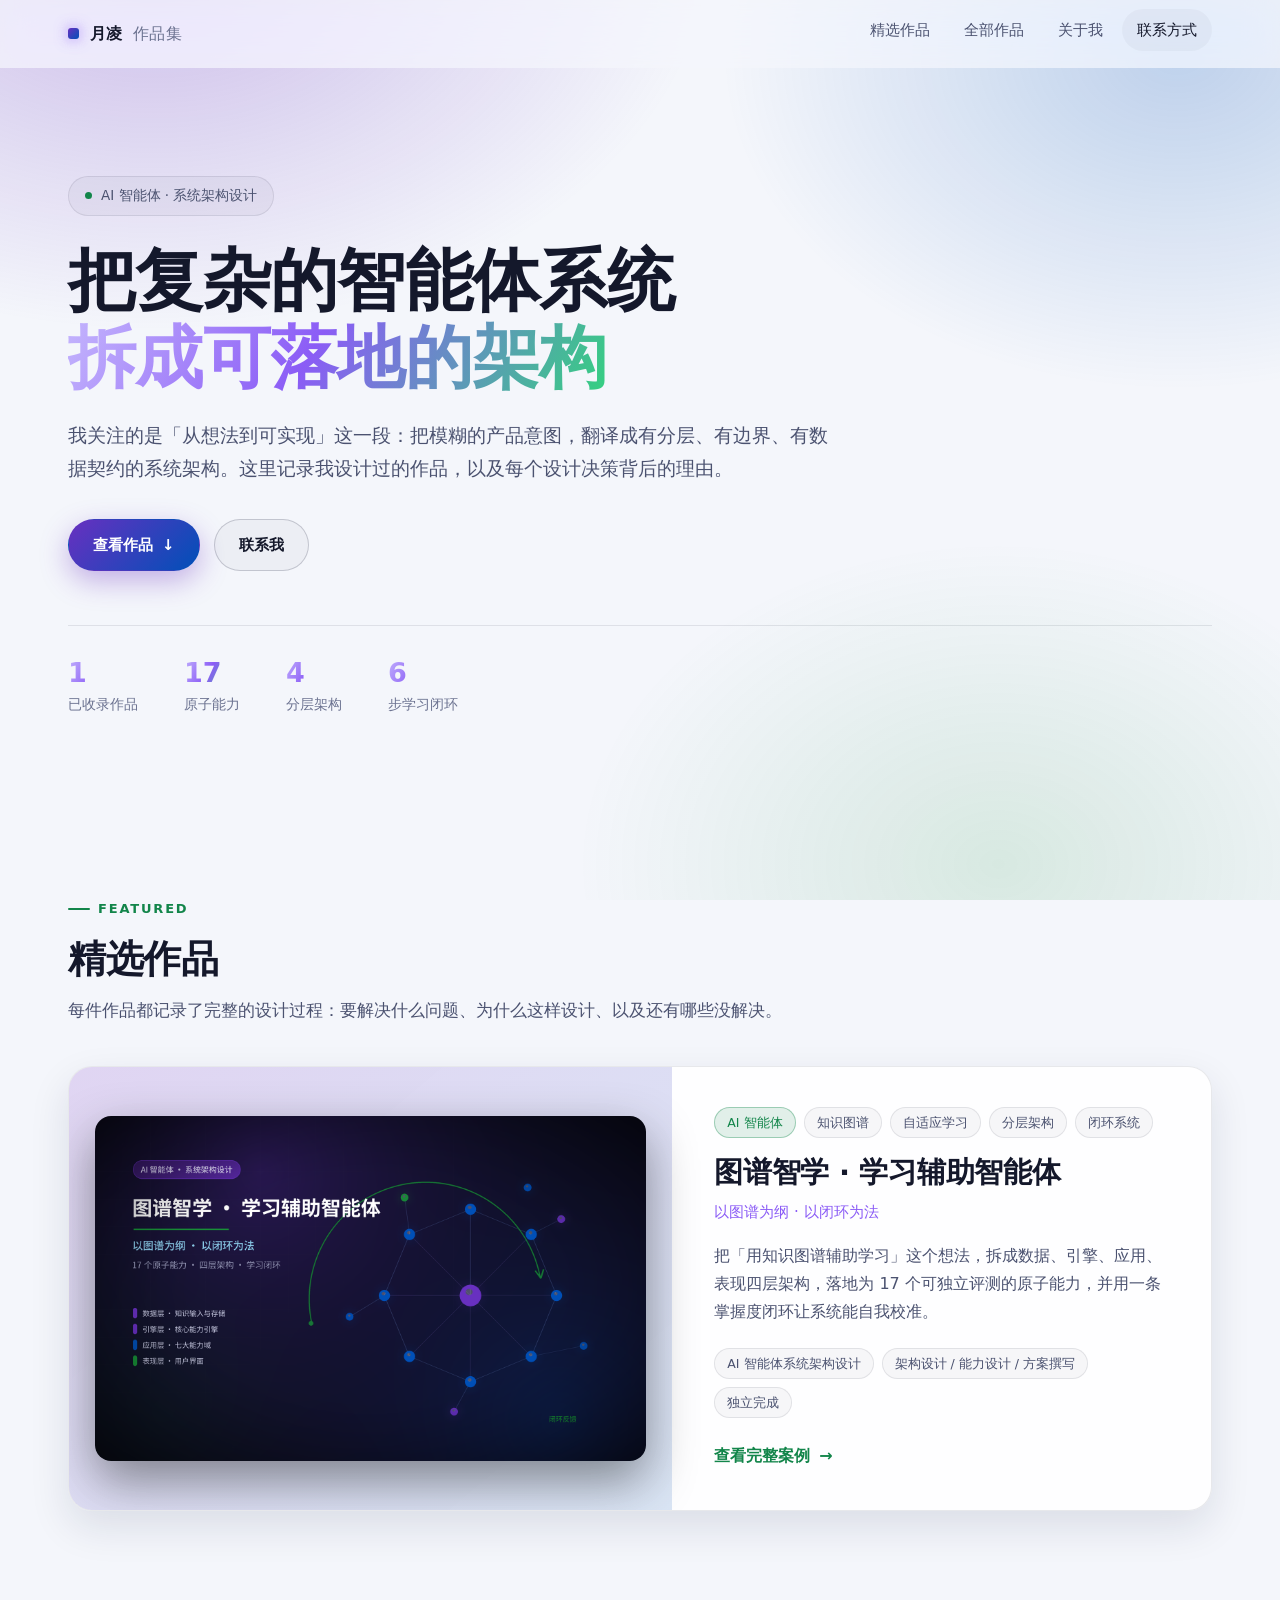
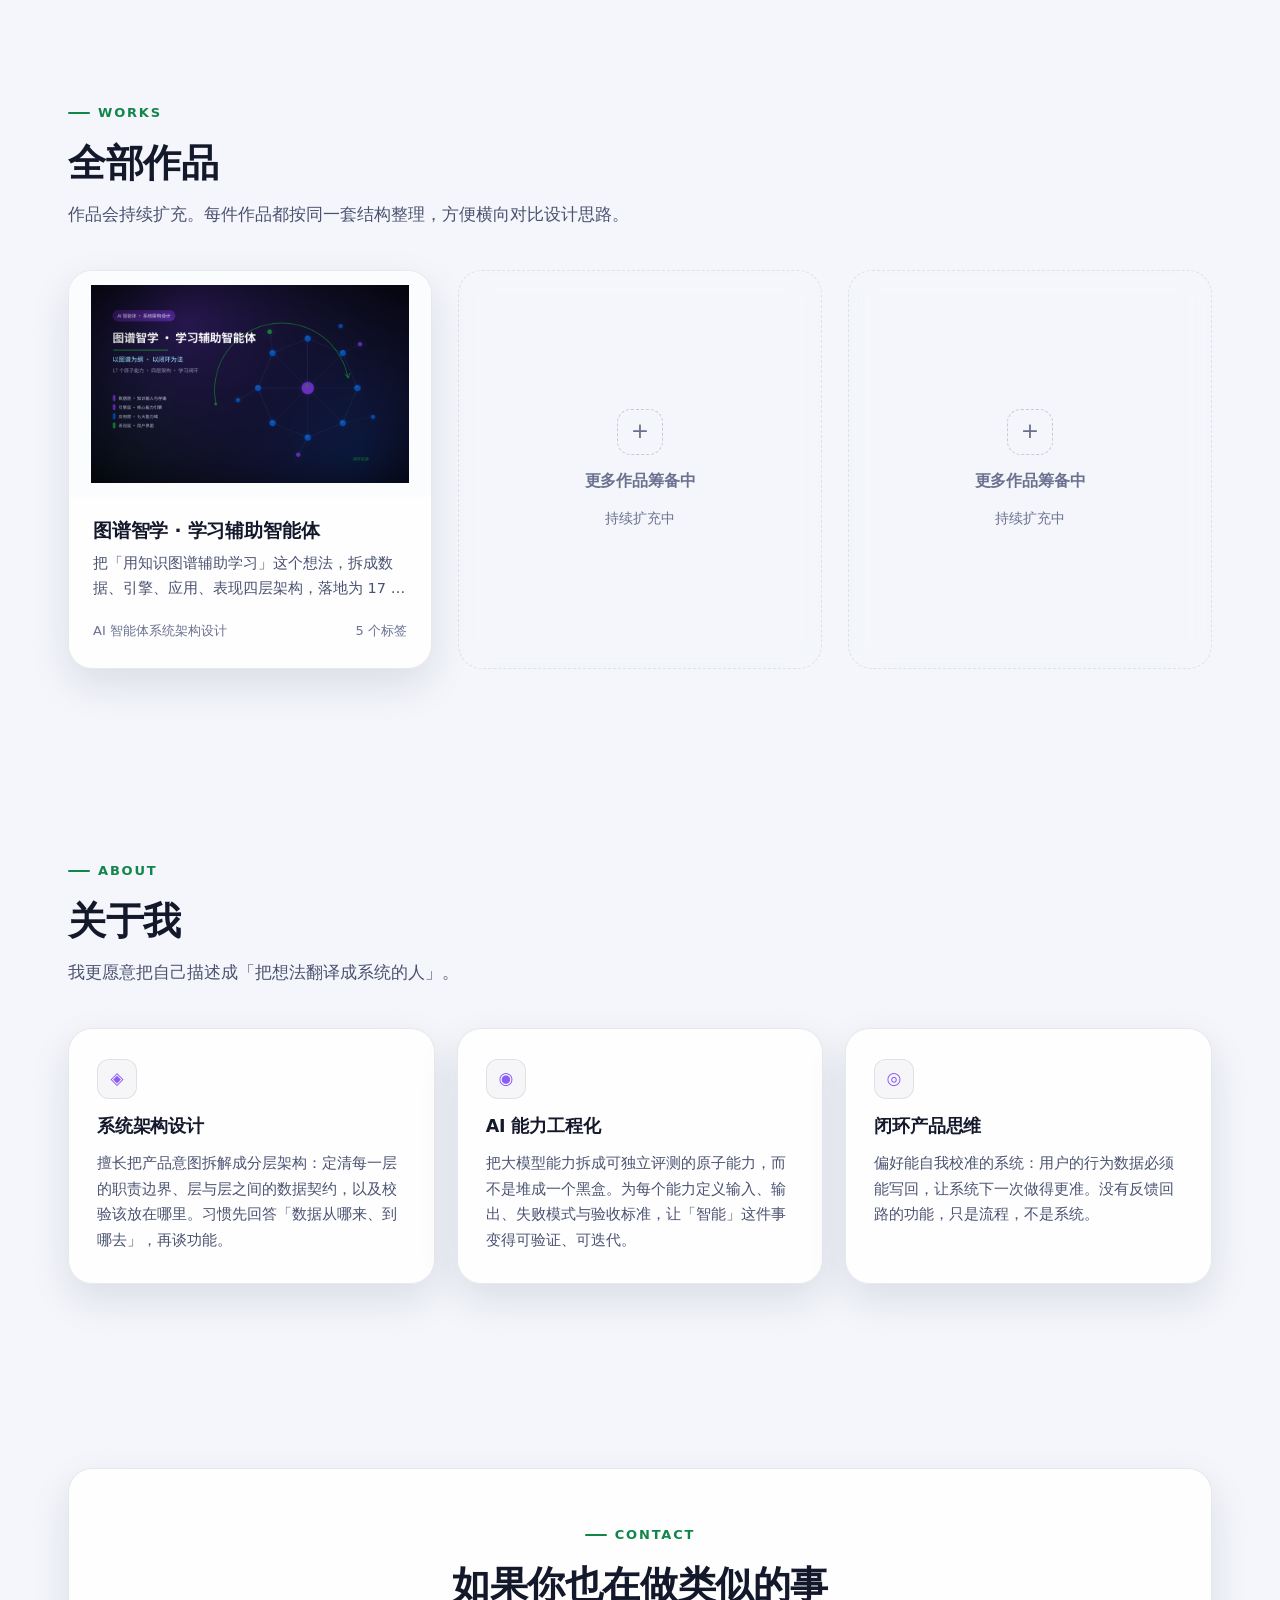
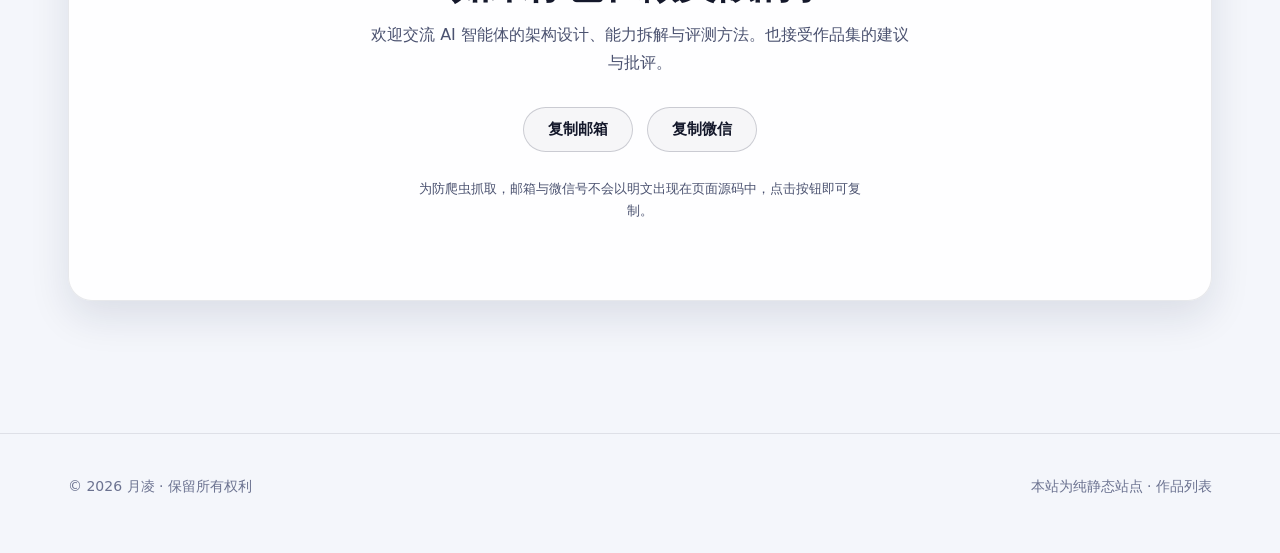
<file: index.html>
<!DOCTYPE html>
<html lang="zh-CN">
<head>
<meta charset="UTF-8">
<meta name="viewport" content="width=device-width, initial-scale=1">
<meta name="robots" content="noindex, nofollow, noarchive, nosnippet, noimageindex">
<meta name="googlebot" content="noindex, nofollow">
<meta name="bingbot" content="noindex, nofollow">
<title>个人设计作品集 · AI 智能体系统架构设计</title>
<meta name="description" content="个人设计作品集：展示 AI 智能体系统架构设计作品，含分层架构、能力拆解与闭环设计思路。">
<meta name="author" content="作品集">
<meta name="theme-color" content="#080c18">
<meta property="og:title" content="个人设计作品集 · AI 智能体系统架构设计">
<meta property="og:description" content="把复杂的智能体系统拆成可落地的架构。">
<meta property="og:type" content="website">
<link rel="stylesheet" href="styles.css">
</head>
<body>

<a class="skip-link" href="#featured">跳到主要内容</a>

<!-- ================= 顶部导航 ================= -->
<header class="nav">
  <div class="container nav-inner">
    <a class="nav-brand" href="index.html">
      <span class="brand-dot" aria-hidden="true"></span>
      <span data-site="name">月凌</span>
      <span style="color:var(--text-subtle);font-weight:500" data-site="brand">作品集</span>
    </a>

    <button class="nav-toggle" type="button" aria-label="展开导航" aria-expanded="false">
      <span aria-hidden="true"></span>
    </button>

    <nav>
      <ul class="nav-links">
        <li><a href="#featured">精选作品</a></li>
        <li><a href="#works">全部作品</a></li>
        <li><a href="#about">关于我</a></li>
        <li><a href="#contact">联系方式</a></li>
      </ul>
    </nav>
  </div>
</header>

<main>

  <!-- ================= Hero ================= -->
  <section class="hero">
    <div class="container">
      <div class="hero-badge reveal">
        <span class="pulse" aria-hidden="true"></span>
        <span id="hero-badge-text">AI 智能体 · 系统架构设计</span>
      </div>

      <h1 class="hero-title reveal" id="hero-title">
        把复杂的智能体系统<br><span class="grad">拆成可落地的架构</span>
      </h1>

      <p class="hero-lead reveal" id="hero-lead">
        我关注的是「从想法到可实现」这一段：把模糊的产品意图，翻译成有分层、有边界、
        有数据契约的系统架构。
      </p>

      <div class="hero-actions reveal">
        <a class="btn btn--primary" href="#featured">
          查看作品 <span aria-hidden="true">↓</span>
        </a>
        <a class="btn btn--ghost" href="#contact">联系我</a>
      </div>

      <div class="hero-stats reveal" id="hero-stats"></div>
    </div>
  </section>

  <!-- ================= 精选作品 ================= -->
  <section class="section" id="featured">
    <div class="container">
      <div class="section-head reveal">
        <span class="section-eyebrow">Featured</span>
        <h2 class="section-title">精选作品</h2>
        <p class="section-desc">每件作品都记录了完整的设计过程：要解决什么问题、为什么这样设计、以及还有哪些没解决。</p>
      </div>

      <div id="feature-slot"></div>
    </div>
  </section>

  <!-- ================= 全部作品 ================= -->
  <section class="section" id="works">
    <div class="container">
      <div class="section-head reveal">
        <span class="section-eyebrow">Works</span>
        <h2 class="section-title">全部作品</h2>
        <p class="section-desc">作品会持续扩充。每件作品都按同一套结构整理，方便横向对比设计思路。</p>
      </div>

      <div class="works-grid" id="works-grid"></div>
    </div>
  </section>

  <!-- ================= 关于我 ================= -->
  <section class="section" id="about">
    <div class="container">
      <div class="section-head reveal">
        <span class="section-eyebrow">About</span>
        <h2 class="section-title">关于我</h2>
        <p class="section-desc">我更愿意把自己描述成「把想法翻译成系统的人」。</p>
      </div>

      <div class="about-grid" id="about-grid"></div>
    </div>
  </section>

  <!-- ================= 联系方式 ================= -->
  <section class="section" id="contact">
    <div class="container">
      <div class="contact-panel card reveal">
        <span class="section-eyebrow">Contact</span>
        <h2 class="section-title" id="contact-title">如果你也在做类似的事</h2>
        <p id="contact-text">欢迎交流 AI 智能体的架构设计、能力拆解与评测方法。</p>

        <!-- 联系按钮由 script.js 依据 data/works.js 的 contactCodes 解码生成，
             明文不出现在页面源码中 -->
        <div class="contact-actions" id="contact-actions"></div>
        <p class="contact-note" id="contact-note"></p>
      </div>
    </div>
  </section>

</main>

<!-- ================= 页脚 ================= -->
<footer class="footer">
  <div class="container footer-inner">
    <span>© <span data-site="year">2026</span> <span data-site="name">月凌</span> · 保留所有权利</span>
    <span>本站为纯静态站点 · <a href="works.html">作品列表</a></span>
  </div>
</footer>

<script src="data/works.js"></script>
<script src="script.js"></script>
</body>
</html>
</file>
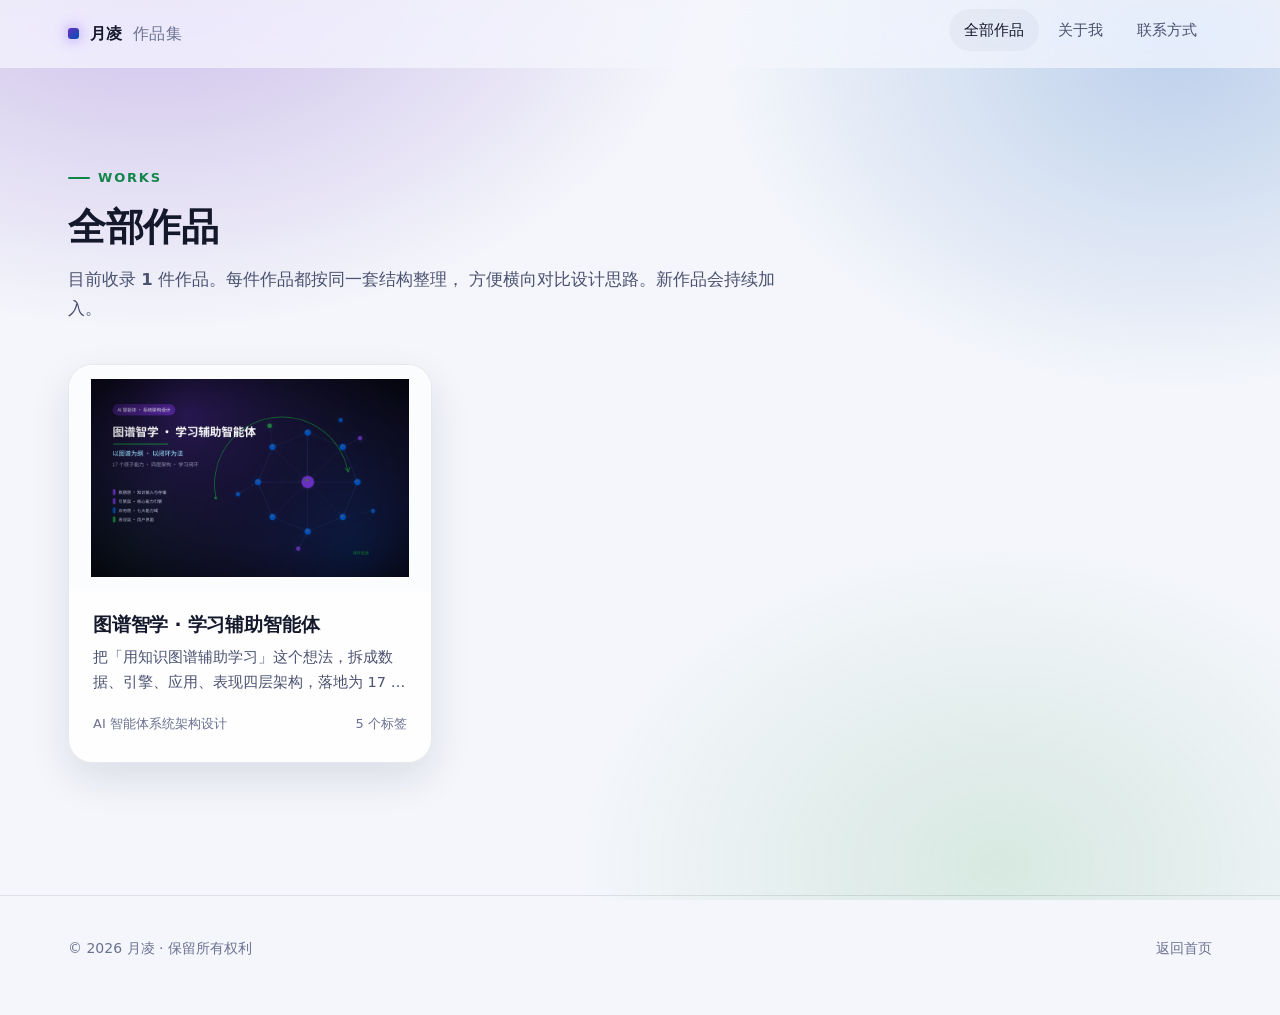
<file: works.html>
<!DOCTYPE html>
<html lang="zh-CN">
<head>
<meta charset="UTF-8">
<meta name="viewport" content="width=device-width, initial-scale=1">
<meta name="robots" content="noindex, nofollow, noarchive, nosnippet, noimageindex">
<meta name="googlebot" content="noindex, nofollow">
<meta name="bingbot" content="noindex, nofollow">
<title>全部作品 · 个人设计作品集</title>
<meta name="description" content="全部设计作品列表：AI 智能体系统架构设计作品合集。">
<meta name="theme-color" content="#080c18">
<link rel="stylesheet" href="styles.css">
</head>
<body>

<a class="skip-link" href="#works">跳到主要内容</a>

<header class="nav">
  <div class="container nav-inner">
    <a class="nav-brand" href="index.html">
      <span class="brand-dot" aria-hidden="true"></span>
      <span data-site="name">月凌</span>
      <span style="color:var(--text-subtle);font-weight:500" data-site="brand">作品集</span>
    </a>

    <button class="nav-toggle" type="button" aria-label="展开导航" aria-expanded="false">
      <span aria-hidden="true"></span>
    </button>

    <nav>
      <ul class="nav-links">
        <li><a class="is-active" href="works.html">全部作品</a></li>
        <li><a href="index.html#about">关于我</a></li>
        <li><a href="index.html#contact">联系方式</a></li>
      </ul>
    </nav>
  </div>
</header>

<main>
  <section class="section" id="works">
    <div class="container">
      <div class="section-head reveal">
        <span class="section-eyebrow">Works</span>
        <h2 class="section-title">全部作品</h2>
        <p class="section-desc">
          目前收录 <strong id="works-count">1</strong> 件作品。每件作品都按同一套结构整理，
          方便横向对比设计思路。新作品会持续加入。
        </p>
      </div>

      <div class="works-grid" id="works-page-grid"></div>
    </div>
  </section>
</main>

<footer class="footer">
  <div class="container footer-inner">
    <span>© <span data-site="year">2026</span> <span data-site="name">月凌</span> · 保留所有权利</span>
    <span><a href="index.html">返回首页</a></span>
  </div>
</footer>

<script src="data/works.js"></script>
<script src="script.js"></script>
</body>
</html>
</file>
<file: styles.css>
/* ==========================================================================
   个人设计作品集 · 样式表
   深色科技感：深蓝近黑底 + 玻璃拟态卡片
   配色取自作品《图谱智学》架构图的实测色板，保证网站与作品同源
   ========================================================================== */

/* --------------------------------------------------------------------------
   1. 设计变量（改这里就能整体换肤）
   深色是本站的默认与主设计 —— 与作品《图谱智学》架构图同源的观感。
   浅色主题仅在系统明确偏好浅色时覆盖（见下方 media query）。
   -------------------------------------------------------------------------- */
:root {
  /* 底色层次：由深到浅，用亮度差区分层级，不用生硬分割线 */
  --bg:            #080c18;
  --bg-elevated:   #0d1226;
  --surface:       rgba(255, 255, 255, 0.038);
  --surface-hover: rgba(255, 255, 255, 0.062);

  /* 玻璃卡片 */
  --card-bg:     rgba(20, 26, 48, 0.56);
  --card-border: rgba(255, 255, 255, 0.085);
  --card-shadow: 0 18px 48px rgba(0, 0, 0, 0.46);
  --card-glow:   0 24px 64px rgba(104, 48, 192, 0.24);

  /* 文字 */
  --text:        #eef1f9;
  --text-muted:  #a2a8c4;
  --text-subtle: #6f7694;

  /* 主色：取自架构图 数据层/引擎层标签 #6830C0、应用层标签 #0050B8 */
  --purple: #6830c0;
  --blue:   #0050b8;
  --violet: #8b5cf6;
  /* 强调色：取自架构图 表现层 / 闭环反馈 #189038 */
  --green:  #189038;
  --mint:   #34d17f;

  --grad-brand: linear-gradient(135deg, #6830c0 0%, #0050b8 100%);
  --grad-text:  linear-gradient(120deg, #c4b5fd 0%, #8b5cf6 45%, #34d17f 100%);

  --border:        rgba(255, 255, 255, 0.085);
  --border-strong: rgba(255, 255, 255, 0.17);

  /* 尺寸 */
  --maxw: 1200px;
  --nav-h: 68px;
  --r-sm: 10px;
  --r-md: 16px;
  --r-lg: 24px;

  /* 动效 */
  --ease: cubic-bezier(0.22, 0.61, 0.36, 1);
  --t-fast: 0.18s;
  --t-mid: 0.34s;
  --t-slow: 0.6s;

  --font-sans: "PingFang SC", "HarmonyOS Sans SC", "Noto Sans SC",
               "Microsoft YaHei", "Source Han Sans SC", system-ui, sans-serif;
}

/* 浅色主题：仅在系统明确偏好浅色时启用。深色为主，浅色作为附加（文档 7 节可选功能）
   注意：必须显式写 prefers-color-scheme: light，不能用 not (dark)，
   否则无头浏览器、打印、部分 WebView 会错误落入浅色主题。 */
@media (prefers-color-scheme: light) {
  :root {
    --bg:            #f4f6fb;
    --bg-elevated:   #ffffff;
    --surface:       rgba(10, 16, 40, 0.032);
    --surface-hover: rgba(10, 16, 40, 0.058);
    --card-bg:       rgba(255, 255, 255, 0.86);
    --card-border:   rgba(10, 16, 40, 0.09);
    --card-shadow:   0 16px 40px rgba(20, 28, 60, 0.11);
    --card-glow:     0 22px 56px rgba(104, 48, 192, 0.16);
    --text:          #14182b;
    --text-muted:    #4b5270;
    --text-subtle:   #6b7290;
    --border:        rgba(10, 16, 40, 0.09);
    --border-strong: rgba(10, 16, 40, 0.18);
    --green: #14762f;
    --mint:  #12854a;
  }
}

/* --------------------------------------------------------------------------
   2. 基础重置与排版
   -------------------------------------------------------------------------- */
*, *::before, *::after { box-sizing: border-box; }

html {
  scroll-behavior: smooth;
  scroll-padding-top: calc(var(--nav-h) + 20px);
  -webkit-text-size-adjust: 100%;
}

body {
  margin: 0;
  font-family: var(--font-sans);
  font-size: 16px;
  line-height: 1.75;
  color: var(--text);
  background: var(--bg);
  overflow-x: hidden;
  -webkit-font-smoothing: antialiased;
}

/* 背景装饰光晕：呼应架构图的紫/蓝/绿 */
body::before {
  content: "";
  position: fixed;
  inset: 0;
  z-index: -1;
  pointer-events: none;
  background:
    radial-gradient(900px 620px at 12% -6%,  rgba(104, 48, 192, 0.30), transparent 62%),
    radial-gradient(760px 560px at 92% 6%,   rgba(0, 80, 184, 0.22),   transparent 60%),
    radial-gradient(680px 520px at 78% 96%,  rgba(24, 144, 56, 0.13),  transparent 62%);
}

/* 细网格，弱化到几乎只是质感 */
body::after {
  content: "";
  position: fixed;
  inset: 0;
  z-index: -1;
  pointer-events: none;
  opacity: 0.5;
  background-image:
    linear-gradient(rgba(255, 255, 255, 0.028) 1px, transparent 1px),
    linear-gradient(90deg, rgba(255, 255, 255, 0.028) 1px, transparent 1px);
  background-size: 64px 64px;
  mask-image: radial-gradient(circle at 50% 22%, #000 0%, transparent 78%);
  -webkit-mask-image: radial-gradient(circle at 50% 22%, #000 0%, transparent 78%);
}

img { max-width: 100%; display: block; }

a { color: inherit; text-decoration: none; }

h1, h2, h3, h4 { margin: 0; line-height: 1.28; font-weight: 700; letter-spacing: -0.01em; }

p { margin: 0 0 1em; }
p:last-child { margin-bottom: 0; }

ul, ol { margin: 0; padding-left: 1.3em; }
li { margin-bottom: 0.4em; }

::selection { background: rgba(139, 92, 246, 0.34); }

:focus-visible {
  outline: 2px solid var(--violet);
  outline-offset: 3px;
  border-radius: 4px;
}

/* --------------------------------------------------------------------------
   3. 布局
   -------------------------------------------------------------------------- */
.container {
  width: 100%;
  max-width: var(--maxw);
  margin: 0 auto;
  padding: 0 28px;
}

.section { padding: 92px 0; }

.section-head { margin-bottom: 40px; max-width: 720px; }

.section-eyebrow {
  display: inline-flex;
  align-items: center;
  gap: 8px;
  font-size: 13px;
  font-weight: 600;
  letter-spacing: 0.14em;
  text-transform: uppercase;
  color: var(--mint);
  margin-bottom: 14px;
}
.section-eyebrow::before {
  content: "";
  width: 22px; height: 2px;
  background: var(--mint);
  border-radius: 2px;
}

.section-title {
  font-size: clamp(26px, 3.4vw, 38px);
  margin-bottom: 14px;
}

.section-desc {
  color: var(--text-muted);
  font-size: 16.5px;
  margin: 0;
}

/* --------------------------------------------------------------------------
   4. 顶部导航
   -------------------------------------------------------------------------- */
.nav {
  /* sticky 本身即为定位上下文，移动端下拉菜单以它为准定位 */
  position: sticky;
  top: 0;
  z-index: 50;
  height: var(--nav-h);
  backdrop-filter: blur(16px) saturate(160%);
  -webkit-backdrop-filter: blur(16px) saturate(160%);
  background: color-mix(in srgb, var(--bg) 74%, transparent);
  border-bottom: 1px solid transparent;
  transition: border-color var(--t-mid) var(--ease),
              background var(--t-mid) var(--ease);
}
.nav.is-scrolled {
  border-bottom-color: var(--border);
  background: color-mix(in srgb, var(--bg) 90%, transparent);
}

.nav-inner {
  height: 100%;
  display: flex;
  align-items: center;
  justify-content: space-between;
  gap: 24px;
}

.nav-brand {
  display: flex;
  align-items: center;
  gap: 11px;
  font-weight: 700;
  font-size: 16px;
  letter-spacing: 0.01em;
  white-space: nowrap;
}

.brand-dot {
  width: 11px; height: 11px;
  border-radius: 3px;
  background: var(--grad-brand);
  box-shadow: 0 0 14px rgba(139, 92, 246, 0.75);
  flex: none;
}

.nav-links {
  display: flex;
  align-items: center;
  gap: 4px;
  list-style: none;
  margin: 0; padding: 0;
}

.nav-links a {
  display: block;
  padding: 8px 15px;
  border-radius: 999px;
  font-size: 15px;
  color: var(--text-muted);
  transition: color var(--t-fast) var(--ease), background var(--t-fast) var(--ease);
}
.nav-links a:hover { color: var(--text); background: var(--surface-hover); }
.nav-links a.is-active { color: var(--text); background: var(--surface); }

.nav-toggle {
  display: none;
  width: 42px; height: 42px;
  border: 1px solid var(--border);
  border-radius: var(--r-sm);
  background: var(--surface);
  color: var(--text);
  cursor: pointer;
  align-items: center;
  justify-content: center;
}
.nav-toggle span {
  display: block;
  width: 17px; height: 1.5px;
  background: currentColor;
  border-radius: 2px;
  position: relative;
}
.nav-toggle span::before,
.nav-toggle span::after {
  content: "";
  position: absolute;
  left: 0;
  width: 17px; height: 1.5px;
  background: currentColor;
  border-radius: 2px;
}
.nav-toggle span::before { top: -5.5px; }
.nav-toggle span::after  { top: 5.5px; }

/* --------------------------------------------------------------------------
   5. 通用组件
   -------------------------------------------------------------------------- */
.card {
  background: var(--card-bg);
  border: 1px solid var(--card-border);
  border-radius: var(--r-lg);
  box-shadow: var(--card-shadow);
  backdrop-filter: blur(14px);
  -webkit-backdrop-filter: blur(14px);
}

/* 标签 */
.tag {
  display: inline-block;
  padding: 4px 12px;
  border-radius: 999px;
  font-size: 12.5px;
  line-height: 1.7;
  color: var(--text-muted);
  background: var(--surface);
  border: 1px solid var(--border);
  white-space: nowrap;
}
.tag--accent {
  color: var(--mint);
  border-color: color-mix(in srgb, var(--mint) 34%, transparent);
  background: color-mix(in srgb, var(--mint) 12%, transparent);
}

.tag-row { display: flex; flex-wrap: wrap; gap: 8px; }

/* 按钮 */
.btn {
  display: inline-flex;
  align-items: center;
  gap: 9px;
  padding: 12px 24px;
  border-radius: 999px;
  font-size: 15px;
  font-weight: 600;
  font-family: inherit;
  cursor: pointer;
  border: 1px solid transparent;
  transition: transform var(--t-fast) var(--ease),
              box-shadow var(--t-fast) var(--ease),
              background var(--t-fast) var(--ease),
              border-color var(--t-fast) var(--ease);
}
.btn:hover { transform: translateY(-2px); }

.btn--primary {
  color: #fff;
  background: var(--grad-brand);
  box-shadow: 0 10px 28px rgba(104, 48, 192, 0.36);
}
.btn--primary:hover { box-shadow: 0 16px 38px rgba(104, 48, 192, 0.5); }

.btn--ghost {
  color: var(--text);
  background: var(--surface);
  border-color: var(--border-strong);
}
.btn--ghost:hover { background: var(--surface-hover); }

/* 浅色衬底：架构图是纯浅色画布，压在深底上必须加衬底，否则边界发灰 */
.plate {
  padding: 14px;
  border-radius: var(--r-md);
  background: #fbfcfe;
  border: 1px solid var(--card-border);
  box-shadow: 0 12px 34px rgba(0, 0, 0, 0.34);
}
.plate img { width: 100%; height: auto; border-radius: 6px; }

/* 可点击放大的图 */
.zoomable {
  display: block;
  width: 100%;
  padding: 0;
  border: 0;
  background: none;
  cursor: zoom-in;
  border-radius: var(--r-md);
  transition: transform var(--t-mid) var(--ease), box-shadow var(--t-mid) var(--ease);
}
.zoomable:hover { transform: translateY(-3px); box-shadow: var(--card-glow); }

/* --------------------------------------------------------------------------
   6. 首页 Hero
   -------------------------------------------------------------------------- */
.hero {
  position: relative;
  padding: clamp(72px, 12vh, 132px) 0 clamp(56px, 9vh, 96px);
}

.hero-badge {
  display: inline-flex;
  align-items: center;
  gap: 9px;
  padding: 7px 16px;
  border-radius: 999px;
  font-size: 13.5px;
  color: var(--text-muted);
  background: var(--surface);
  border: 1px solid var(--border);
  margin-bottom: 26px;
}
.hero-badge .pulse {
  width: 7px; height: 7px;
  border-radius: 50%;
  background: var(--mint);
  box-shadow: 0 0 0 0 rgba(52, 209, 127, 0.6);
  animation: pulse 2.4s infinite;
}
@keyframes pulse {
  0%   { box-shadow: 0 0 0 0 rgba(52, 209, 127, 0.55); }
  70%  { box-shadow: 0 0 0 9px rgba(52, 209, 127, 0); }
  100% { box-shadow: 0 0 0 0 rgba(52, 209, 127, 0); }
}

.hero-title {
  font-size: clamp(34px, 6.4vw, 68px);
  line-height: 1.14;
  margin-bottom: 22px;
  max-width: 16em;
}
.hero-title .grad {
  background: var(--grad-text);
  -webkit-background-clip: text;
  background-clip: text;
  color: transparent;
}

.hero-lead {
  font-size: clamp(16px, 1.9vw, 19px);
  color: var(--text-muted);
  max-width: 40em;
  margin-bottom: 34px;
}

.hero-actions { display: flex; flex-wrap: wrap; gap: 14px; margin-bottom: 54px; }

/* 关键数字 */
.hero-stats {
  display: flex;
  flex-wrap: wrap;
  gap: 14px 46px;
  padding-top: 30px;
  border-top: 1px solid var(--border);
}
.stat-num {
  display: block;
  font-size: 27px;
  font-weight: 700;
  line-height: 1.25;
  background: var(--grad-text);
  -webkit-background-clip: text;
  background-clip: text;
  color: transparent;
}
.stat-label { font-size: 13.5px; color: var(--text-subtle); }

/* --------------------------------------------------------------------------
   7. 精选作品大卡片
   -------------------------------------------------------------------------- */
.feature {
  display: grid;
  grid-template-columns: 1.12fr 1fr;
  gap: 0;
  overflow: hidden;
  transition: border-color var(--t-mid) var(--ease), box-shadow var(--t-mid) var(--ease);
}
.feature:hover {
  border-color: var(--border-strong);
  box-shadow: var(--card-shadow), var(--card-glow);
}

.feature-media {
  position: relative;
  background: linear-gradient(140deg, rgba(104, 48, 192, 0.2), rgba(0, 80, 184, 0.14));
  display: flex;
  align-items: center;
  justify-content: center;
  padding: 26px;
  min-height: 300px;
}
.feature-media img {
  width: 100%;
  height: auto;
  border-radius: var(--r-md);
  box-shadow: 0 20px 50px rgba(0, 0, 0, 0.42);
}

.feature-body { padding: 40px 42px; display: flex; flex-direction: column; }

.feature-name {
  font-size: clamp(22px, 2.5vw, 29px);
  margin: 16px 0 8px;
}
.feature-sub { color: var(--violet); font-size: 15px; margin-bottom: 16px; }
.feature-desc { color: var(--text-muted); margin-bottom: 22px; }

.feature-meta {
  display: flex;
  flex-wrap: wrap;
  gap: 8px;
  margin-bottom: 24px;
}

.feature-link {
  margin-top: auto;
  display: inline-flex;
  align-items: center;
  gap: 9px;
  font-weight: 600;
  color: var(--mint);
  transition: gap var(--t-fast) var(--ease);
}
.feature-link:hover { gap: 15px; }

/* --------------------------------------------------------------------------
   8. 作品网格
   -------------------------------------------------------------------------- */
.works-grid {
  display: grid;
  grid-template-columns: repeat(3, minmax(0, 1fr));
  gap: 26px;
}

.work-card {
  display: flex;
  flex-direction: column;
  overflow: hidden;
  transition: transform var(--t-mid) var(--ease),
              border-color var(--t-mid) var(--ease),
              box-shadow var(--t-mid) var(--ease);
}
.work-card:hover {
  transform: translateY(-5px);
  border-color: var(--border-strong);
  box-shadow: var(--card-shadow), var(--card-glow);
}

.work-thumb {
  position: relative;
  aspect-ratio: 16 / 10;
  overflow: hidden;
  background: linear-gradient(140deg, rgba(104, 48, 192, 0.22), rgba(0, 80, 184, 0.16));
}
.work-thumb img {
  width: 100%; height: 100%;
  object-fit: cover;
  object-position: center;
  transition: transform var(--t-slow) var(--ease);
}
.work-card:hover .work-thumb img { transform: scale(1.045); }

/* 封面为浅色架构图时，缩略图用 contain 避免裁掉关键信息 */
.work-thumb--contain img {
  object-fit: contain;
  padding: 14px;
  background: #fbfcfe;
}

.work-body { padding: 22px 24px 26px; display: flex; flex-direction: column; flex: 1; }
.work-name { font-size: 18.5px; margin-bottom: 8px; }
.work-desc {
  color: var(--text-muted);
  font-size: 14.5px;
  margin-bottom: 18px;
  display: -webkit-box;
  -webkit-line-clamp: 2;
  -webkit-box-orient: vertical;
  overflow: hidden;
}
.work-foot {
  margin-top: auto;
  display: flex;
  align-items: center;
  justify-content: space-between;
  gap: 12px;
  font-size: 13px;
  color: var(--text-subtle);
}

/* 占位卡片：作品不足时撑住版面，作品变多后由脚本自动隐藏 */
.work-card--placeholder {
  border-style: dashed;
  background: transparent;
  box-shadow: none;
  align-items: center;
  justify-content: center;
  text-align: center;
  padding: 44px 26px;
  min-height: 260px;
  color: var(--text-subtle);
}
.work-card--placeholder:hover { transform: none; box-shadow: none; }
.placeholder-icon {
  width: 46px; height: 46px;
  border-radius: 14px;
  border: 1px dashed var(--border-strong);
  display: flex; align-items: center; justify-content: center;
  font-size: 22px;
  color: var(--text-subtle);
  margin-bottom: 16px;
}

/* --------------------------------------------------------------------------
   9. 关于我 / 联系方式
   -------------------------------------------------------------------------- */
.about-grid {
  display: grid;
  grid-template-columns: repeat(3, minmax(0, 1fr));
  gap: 22px;
}
.about-card { padding: 30px 28px; }
.about-card h3 { font-size: 17.5px; margin-bottom: 12px; }
.about-card p { color: var(--text-muted); font-size: 14.8px; }
.about-icon {
  width: 40px; height: 40px;
  border-radius: 12px;
  background: var(--surface);
  border: 1px solid var(--border);
  display: flex; align-items: center; justify-content: center;
  margin-bottom: 16px;
  font-size: 17px;
  color: var(--violet);
}

.contact-panel {
  padding: 48px 44px;
  text-align: center;
}
.contact-panel .section-title { margin-bottom: 12px; }
.contact-panel > p { color: var(--text-muted); max-width: 34em; margin: 0 auto 30px; }

.contact-actions {
  display: flex;
  flex-wrap: wrap;
  gap: 14px;
  justify-content: center;
}
.copy-ok {
  color: var(--mint) !important;
  border-color: color-mix(in srgb, var(--mint) 42%, transparent) !important;
}
.copy-fail {
  color: #ffb4b4 !important;
  border-color: rgba(255, 120, 120, 0.45) !important;
}

/* 联系方式区的一行说明（提示已做防爬处理） */
.contact-actions + .contact-note { margin-top: 26px; }
.contact-note {
  margin: 0;
  font-size: 13px;
  color: var(--text-subtle);
  max-width: 40em;
  margin-left: auto;
  margin-right: auto;
  line-height: 1.7;
}

/* --------------------------------------------------------------------------
   10. 作品详情页
   -------------------------------------------------------------------------- */
.detail-hero { padding: 54px 0 34px; }

.back-link {
  display: inline-flex;
  align-items: center;
  gap: 8px;
  font-size: 14px;
  color: var(--text-subtle);
  margin-bottom: 26px;
  transition: color var(--t-fast) var(--ease), gap var(--t-fast) var(--ease);
}
.back-link:hover { color: var(--mint); gap: 12px; }

.detail-title {
  font-size: clamp(28px, 4.6vw, 46px);
  margin-bottom: 12px;
}
.detail-sub {
  font-size: clamp(15px, 1.8vw, 18px);
  color: var(--violet);
  margin-bottom: 20px;
}
.detail-lead {
  color: var(--text-muted);
  font-size: 16.5px;
  max-width: 46em;
  margin-bottom: 28px;
}

.meta-bar {
  display: grid;
  grid-template-columns: repeat(auto-fit, minmax(150px, 1fr));
  gap: 1px;
  overflow: hidden;
  background: var(--border);
  border-radius: var(--r-md);
  margin-bottom: 26px;
}
.meta-item { background: var(--bg-elevated); padding: 18px 20px; }
.meta-key {
  display: block;
  font-size: 12px;
  letter-spacing: 0.1em;
  text-transform: uppercase;
  color: var(--text-subtle);
  margin-bottom: 6px;
}
.meta-val { font-size: 15px; font-weight: 600; }

/* 正文分区 */
.detail-section { padding: 46px 0; border-top: 1px solid var(--border); }
/* 必须居中：只设 max-width 会让整个正文列偏左，与页头不对齐 */
.detail-section > .container { max-width: 940px; margin-left: auto; margin-right: auto; }

/* 分层解读等需要展示宽幅信息图的分区：容器放宽，否则架构图会被压到无法阅读 */
.detail-section--wide > .container { max-width: 1180px; }

.prose { color: var(--text-muted); font-size: 16.3px; }
.prose h3 {
  color: var(--text);
  font-size: 19px;
  margin: 30px 0 12px;
}
.prose h3:first-child { margin-top: 0; }
.prose strong { color: var(--text); font-weight: 600; }
.prose ul { margin: 0 0 1em; }
.prose li::marker { color: var(--violet); }

/* 总览大图 */
.overview-wrap { position: relative; }

/* 分层解读
   架构图是 2370px 宽的横长信息图，若与文字并排会被压缩到无法辨认，
   因此采用「图在上、解读在下」的单列布局，优先保证图可读。 */
.layer-item {
  display: grid;
  grid-template-columns: minmax(0, 1fr);
  gap: 22px;
  padding: 38px 0;
  border-bottom: 1px dashed var(--border);
}
.layer-item:last-child { border-bottom: 0; padding-bottom: 0; }

.layer-media {
  border-radius: var(--r-md);
  overflow: hidden;
  background: #fbfcfe;
  border: 1px solid var(--card-border);
  box-shadow: 0 12px 34px rgba(0, 0, 0, 0.34);
}
.layer-media img { width: 100%; height: auto; }

/* 图层解读的文字区：左栏标题与概述、右栏要点，显式指定栅格位置避免自动布局错位 */
.layer-head {
  display: grid;
  grid-template-columns: minmax(0, 1fr) minmax(0, 1.05fr);
  gap: 6px 44px;
  align-items: start;
}
.layer-index { grid-column: 1 / -1; grid-row: 1; }
.layer-name  { grid-column: 1; grid-row: 2; }
.layer-text  { grid-column: 1; grid-row: 3; }
.layer-body  { grid-column: 2; grid-row: 2 / span 2; }

.layer-index {
  display: inline-flex;
  align-items: center;
  gap: 9px;
  font-size: 12.5px;
  font-weight: 700;
  letter-spacing: 0.1em;
  color: var(--text-subtle);
}
.layer-index .bar {
  width: 16px; height: 3px;
  border-radius: 2px;
  background: var(--violet);
}
.layer-item[data-layer="1"] .layer-index .bar { background: #6830c0; }
.layer-item[data-layer="2"] .layer-index .bar { background: #6830c0; }
.layer-item[data-layer="3"] .layer-index .bar { background: #0050b8; }
.layer-item[data-layer="4"] .layer-index .bar { background: #189038; }

.layer-name { font-size: 20px; margin: 6px 0 10px; }
.layer-text { color: var(--text-muted); font-size: 15.4px; margin: 0; }
.layer-points { margin: 0; padding-left: 1.15em; font-size: 14.6px; color: var(--text-muted); }
.layer-points li::marker { color: var(--mint); }
.layer-points li:last-child { margin-bottom: 0; }
.layer-note {
  margin: 16px 0 0;
  padding-left: 14px;
  border-left: 2px solid var(--mint);
  color: var(--text-muted);
  font-size: 14.4px;
}

/* --------------------------------------------------------------------------
   10b. 能力清单 / 核心机制 / 应用场景 / 端到端示例 / 目标用户 / 非功能需求
   -------------------------------------------------------------------------- */

/* 能力清单 */
.skill-group { margin-bottom: 34px; }
.skill-group:last-child { margin-bottom: 0; }

.skill-group-head {
  display: flex;
  align-items: baseline;
  gap: 12px;
  margin-bottom: 14px;
}
.skill-domain {
  font-size: 16.5px;
  color: var(--text);
  position: relative;
  padding-left: 14px;
}
.skill-domain::before {
  content: "";
  position: absolute;
  left: 0; top: 0.34em;
  width: 3px; height: 0.92em;
  border-radius: 2px;
  background: var(--violet);
}
.skill-count { font-size: 12.5px; color: var(--text-subtle); }

.skill-grid {
  display: grid;
  grid-template-columns: repeat(auto-fill, minmax(268px, 1fr));
  gap: 14px;
}

.skill-card {
  padding: 17px 19px;
  border-radius: var(--r-md);
  border: 1px solid var(--border);
  background: var(--card-bg);
  backdrop-filter: blur(10px);
  -webkit-backdrop-filter: blur(10px);
  transition: border-color var(--t-fast) var(--ease), transform var(--t-fast) var(--ease);
}
.skill-card:hover { border-color: var(--border-strong); transform: translateY(-2px); }

.skill-top {
  display: flex;
  align-items: center;
  gap: 9px;
  margin-bottom: 9px;
  flex-wrap: wrap;
}
.skill-id {
  flex: none;
  font-size: 11.5px;
  font-weight: 700;
  letter-spacing: 0.04em;
  padding: 2px 8px;
  border-radius: 6px;
  color: var(--mint);
  background: color-mix(in srgb, var(--mint) 13%, transparent);
  border: 1px solid color-mix(in srgb, var(--mint) 30%, transparent);
  font-variant-numeric: tabular-nums;
}
.skill-name { font-size: 15px; font-weight: 600; }
.skill-fn { font-size: 13px; color: var(--violet); margin-bottom: 7px; }
.skill-note { font-size: 13.4px; color: var(--text-muted); margin: 0; line-height: 1.66; }

/* 核心机制 */
.mech-card {
  padding: 26px 28px;
  border-radius: var(--r-md);
  border: 1px solid var(--border);
  background: var(--card-bg);
  margin-bottom: 16px;
}
.mech-card:last-child { margin-bottom: 0; }
.mech-head { display: flex; align-items: center; gap: 12px; margin-bottom: 12px; }
.mech-num {
  flex: none;
  width: 27px; height: 27px;
  border-radius: 9px;
  display: flex; align-items: center; justify-content: center;
  font-size: 13.5px; font-weight: 700;
  color: #fff;
  background: var(--grad-brand);
}
.mech-name { font-size: 17.5px; }
.mech-text { color: var(--text-muted); font-size: 15.2px; }
.mech-points { margin: 14px 0 0; padding-left: 1.15em; font-size: 14.5px; color: var(--text-muted); }
.mech-points li { margin-bottom: 6px; }
.mech-points li::marker { color: var(--violet); }
.mech-points li:last-child { margin-bottom: 0; }

/* 应用场景 */
.scene {
  display: grid;
  grid-template-columns: 148px minmax(0, 1fr);
  gap: 26px;
  padding: 24px 0;
  border-bottom: 1px dashed var(--border);
}
.scene:last-child { border-bottom: 0; padding-bottom: 0; }
.scene-name { font-size: 17px; }
.scene-text { color: var(--text-muted); font-size: 15px; margin-bottom: 14px; }
.scene-chain {
  display: flex;
  gap: 12px;
  align-items: flex-start;
  padding: 13px 16px;
  border-radius: var(--r-sm);
  background: color-mix(in srgb, var(--violet) 8%, transparent);
  border: 1px solid color-mix(in srgb, var(--violet) 22%, transparent);
  margin-bottom: 12px;
}
.chain-label {
  flex: none;
  font-size: 11.5px;
  color: var(--violet);
  padding-top: 3px;
  letter-spacing: 0.06em;
}
.scene-chain code {
  font-family: ui-monospace, SFMono-Regular, Menlo, Consolas, monospace;
  font-size: 12.8px;
  line-height: 1.75;
  color: var(--text);
  word-break: break-word;
}
.scene-value {
  font-size: 14.4px;
  color: var(--mint);
  margin: 0;
  padding-left: 14px;
  border-left: 2px solid color-mix(in srgb, var(--mint) 45%, transparent);
}

/* 端到端示例 */
.demo-box {
  padding: 30px 34px;
  border-radius: var(--r-md);
  border: 1px solid var(--border);
  background: linear-gradient(150deg,
    color-mix(in srgb, var(--purple) 12%, transparent),
    color-mix(in srgb, var(--blue) 9%, transparent));
}
.demo-title { font-size: 17px; margin-bottom: 20px; }
.demo-steps {
  margin: 0;
  padding-left: 1.3em;
  counter-reset: demo;
  list-style: none;
  padding-left: 0;
}
.demo-steps li {
  position: relative;
  padding-left: 40px;
  margin-bottom: 14px;
  color: var(--text-muted);
  font-size: 15px;
}
.demo-steps li:last-child { margin-bottom: 0; }
.demo-steps li::before {
  counter-increment: demo;
  content: counter(demo);
  position: absolute;
  left: 0; top: 3px;
  width: 25px; height: 25px;
  border-radius: 50%;
  display: flex; align-items: center; justify-content: center;
  font-size: 12.5px; font-weight: 700;
  color: var(--mint);
  background: color-mix(in srgb, var(--mint) 14%, transparent);
  border: 1px solid color-mix(in srgb, var(--mint) 34%, transparent);
}
/* 时间轴竖线 */
.demo-steps li:not(:last-child)::after {
  content: "";
  position: absolute;
  left: 12px; top: 32px; bottom: -14px;
  width: 1px;
  background: var(--border);
}

/* 目标用户 */
.aud-grid {
  display: grid;
  grid-template-columns: repeat(auto-fill, minmax(224px, 1fr));
  gap: 16px;
}
.aud-card {
  padding: 22px 22px 24px;
  border-radius: var(--r-md);
  border: 1px solid var(--border);
  background: var(--card-bg);
}
.aud-group { font-size: 16px; margin-bottom: 10px; }
.aud-need { color: var(--violet); font-size: 13.6px; margin-bottom: 10px; }
.aud-usage { color: var(--text-subtle); font-size: 13.2px; margin: 0; line-height: 1.7; }

/* 非功能需求表 */
.req-table {
  border-radius: var(--r-md);
  overflow: hidden;
  border: 1px solid var(--border);
}
.req-row {
  display: grid;
  grid-template-columns: 108px 210px minmax(0, 1fr);
  gap: 18px;
  padding: 13px 20px;
  border-bottom: 1px solid var(--border);
  font-size: 14.2px;
  align-items: baseline;
}
.req-row:last-child { border-bottom: 0; }
.req-row--head {
  background: color-mix(in srgb, var(--violet) 10%, transparent);
  font-size: 12.5px;
  font-weight: 700;
  letter-spacing: 0.06em;
  color: var(--text-muted);
}
.req-cat { color: var(--mint); font-size: 12.8px; }
.req-item { color: var(--text); font-weight: 500; }
.req-std { color: var(--text-muted); }

/* 闭环强调块 */
.loop-callout {
  display: grid;
  grid-template-columns: auto 1fr;
  gap: 22px;
  align-items: center;
  padding: 26px 28px;
  border-radius: var(--r-md);
  border: 1px solid color-mix(in srgb, var(--mint) 30%, transparent);
  background: color-mix(in srgb, var(--mint) 8%, transparent);
}
.loop-callout .loop-num {
  font-size: 30px;
  font-weight: 700;
  color: var(--mint);
  line-height: 1;
}

/* 上一件 / 下一件 */
.pager {
  display: grid;
  grid-template-columns: 1fr 1fr;
  gap: 18px;
}
.pager-link {
  padding: 24px 26px;
  border-radius: var(--r-md);
  border: 1px solid var(--border);
  background: var(--card-bg);
  transition: border-color var(--t-fast) var(--ease), transform var(--t-fast) var(--ease);
}
.pager-link:hover { border-color: var(--border-strong); transform: translateY(-3px); }
.pager-link span { display: block; font-size: 12.5px; color: var(--text-subtle); margin-bottom: 7px; }
.pager-link strong { font-size: 16.5px; font-weight: 600; }
.pager-link--next { text-align: right; }

/* --------------------------------------------------------------------------
   11. 灯箱
   -------------------------------------------------------------------------- */
.lightbox {
  position: fixed;
  inset: 0;
  z-index: 100;
  display: none;
  background: rgba(4, 6, 14, 0.95);
  backdrop-filter: blur(8px);
  -webkit-backdrop-filter: blur(8px);
}
.lightbox.is-open { display: flex; flex-direction: column; }

.lightbox-bar {
  display: flex;
  align-items: center;
  justify-content: space-between;
  gap: 18px;
  padding: 14px 22px;
  border-bottom: 1px solid rgba(255, 255, 255, 0.09);
  flex: none;
}
.lightbox-cap {
  font-size: 13.5px;
  color: #c9cee4;
  overflow: hidden;
  text-overflow: ellipsis;
  white-space: nowrap;
}
.lightbox-tools { display: flex; align-items: center; gap: 8px; flex: none; }

.lb-btn {
  width: 38px; height: 38px;
  border-radius: 10px;
  border: 1px solid rgba(255, 255, 255, 0.13);
  background: rgba(255, 255, 255, 0.05);
  color: #e8ebf7;
  font-size: 16px;
  font-family: inherit;
  cursor: pointer;
  display: flex; align-items: center; justify-content: center;
  transition: background var(--t-fast) var(--ease), border-color var(--t-fast) var(--ease);
}
.lb-btn:hover { background: rgba(255, 255, 255, 0.13); border-color: rgba(255, 255, 255, 0.26); }
.lb-scale {
  min-width: 54px;
  text-align: center;
  font-size: 13px;
  color: #9aa1bd;
  font-variant-numeric: tabular-nums;
}

.lightbox-stage {
  flex: 1;
  overflow: hidden;
  display: flex;
  align-items: center;
  justify-content: center;
  cursor: grab;
  touch-action: none;
  position: relative;
}
.lightbox-stage.is-grabbing { cursor: grabbing; }
.lightbox-stage img {
  max-width: none;
  max-height: none;
  transform-origin: center center;
  user-select: none;
  -webkit-user-drag: none;
  will-change: transform;
  box-shadow: 0 30px 80px rgba(0, 0, 0, 0.6);
  border-radius: 4px;
}

.lb-nav {
  position: absolute;
  top: 50%;
  transform: translateY(-50%);
  width: 46px; height: 46px;
  border-radius: 50%;
  z-index: 2;
}
.lb-nav--prev { left: 20px; }
.lb-nav--next { right: 20px; }
.lb-nav[hidden] { display: none; }

.lightbox-hint {
  flex: none;
  padding: 10px 22px 16px;
  text-align: center;
  font-size: 12.5px;
  color: #7a809c;
}

/* --------------------------------------------------------------------------
   12. 页脚
   -------------------------------------------------------------------------- */
.footer {
  margin-top: 40px;
  padding: 40px 0 54px;
  border-top: 1px solid var(--border);
  color: var(--text-subtle);
  font-size: 14px;
}
.footer-inner {
  display: flex;
  flex-wrap: wrap;
  gap: 16px;
  justify-content: space-between;
  align-items: center;
}
.footer a:hover { color: var(--mint); }

/* --------------------------------------------------------------------------
   13. 滚动淡入动效
   安全性：只有在脚本成功接管（html.js-reveal）时才隐藏元素。
   若脚本未运行或被拦截，内容保持完整可见 —— 不拿可访问性换取动效。
   -------------------------------------------------------------------------- */
html.js-reveal .reveal {
  opacity: 0;
  transform: translateY(22px);
  transition: opacity 0.72s var(--ease), transform 0.72s var(--ease);
}
html.js-reveal .reveal.is-in { opacity: 1; transform: none; }

/* 灯箱打开时锁定页面滚动 */
body.is-locked { overflow: hidden; }

/* 跳转到主内容（键盘无障碍） */
.skip-link {
  position: absolute;
  left: 50%;
  top: -60px;
  transform: translateX(-50%);
  z-index: 200;
  padding: 10px 20px;
  border-radius: 0 0 var(--r-sm) var(--r-sm);
  background: var(--violet);
  color: #fff;
  font-size: 14px;
  transition: top var(--t-fast) var(--ease);
}
.skip-link:focus { top: 0; }

/* --------------------------------------------------------------------------
   14. 响应式
   -------------------------------------------------------------------------- */
@media (max-width: 1024px) {
  .works-grid { grid-template-columns: repeat(2, minmax(0, 1fr)); }
  .feature { grid-template-columns: 1fr; }
  .feature-media { min-height: 210px; padding: 20px; }
  .about-grid { grid-template-columns: 1fr; }
  .layer-head { grid-template-columns: minmax(0, 1fr); gap: 8px; }
  .layer-index { grid-column: 1; grid-row: auto; }
  .layer-name { grid-column: 1; grid-row: auto; }
  .layer-text { grid-column: 1; grid-row: auto; }
  .layer-body { grid-column: 1; grid-row: auto; margin-top: 8px; }

  /* 单列化：应用场景、非功能需求表 */
  .scene { grid-template-columns: minmax(0, 1fr); gap: 10px; padding: 20px 0; }
  .req-row { grid-template-columns: 90px minmax(0, 1fr); gap: 10px 14px; padding: 12px 16px; }
  .req-row .req-std { grid-column: 1 / -1; }
  .req-row--head { display: none; }
  .demo-box { padding: 24px 22px; }
}

@media (max-width: 720px) {
  .container { padding: 0 20px; }
  .section { padding: 64px 0; }

  .nav-toggle { display: flex; }
  .nav-links {
    position: absolute;
    top: var(--nav-h);
    left: 0; right: 0;
    flex-direction: column;
    align-items: stretch;
    gap: 2px;
    padding: 12px 20px 20px;
    background: color-mix(in srgb, var(--bg) 97%, transparent);
    border-bottom: 1px solid var(--border);
    backdrop-filter: blur(16px);
    -webkit-backdrop-filter: blur(16px);
    display: none;
  }
  .nav-links.is-open { display: flex; }
  .nav-links a { padding: 12px 14px; border-radius: var(--r-sm); }

  .works-grid { grid-template-columns: 1fr; }
  .feature-media { min-height: 150px; padding: 14px; }
  .feature-body { padding: 28px 24px 32px; }
  .hero-stats { gap: 18px 30px; }
  .pager { grid-template-columns: 1fr; }
  .pager-link--next { text-align: left; }
  .contact-panel { padding: 34px 22px; }
  .loop-callout { grid-template-columns: 1fr; gap: 10px; }
  .meta-bar { grid-template-columns: repeat(2, minmax(0, 1fr)); }
  .plate { padding: 8px; }
  .lb-nav { width: 40px; height: 40px; }
  .lb-nav--prev { left: 8px; }
  .lb-nav--next { right: 8px; }
}

@media (max-width: 420px) {
  .meta-bar { grid-template-columns: 1fr; }
  .btn { width: 100%; justify-content: center; }
  .hero-actions { gap: 10px; }
}

/* 尊重「减少动态效果」偏好 */
@media (prefers-reduced-motion: reduce) {
  html { scroll-behavior: auto; }
  *, *::before, *::after {
    animation-duration: 0.001ms !important;
    animation-iteration-count: 1 !important;
    transition-duration: 0.001ms !important;
  }
  .reveal { opacity: 1; transform: none; }
  html.js-reveal .reveal { opacity: 1; transform: none; }
}

/* 打印 */
@media print {
  .nav, .lightbox, .footer { display: none; }
  body::before, body::after { display: none; }
  body { background: #fff; color: #000; }
}
</file>
